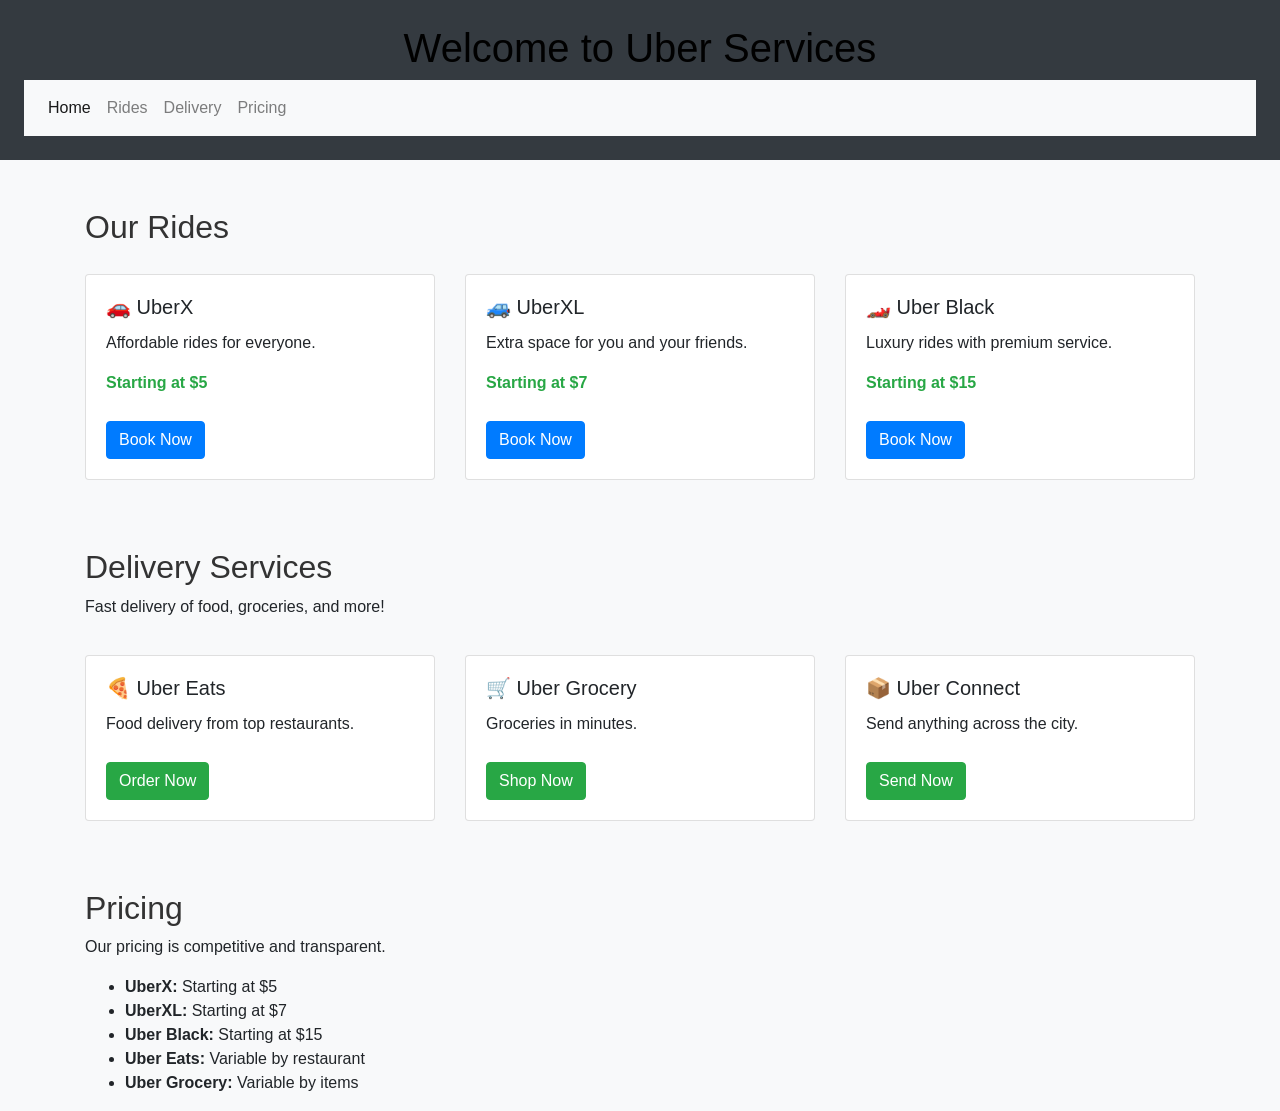
<file: index.html>
<!DOCTYPE html>
<html lang="en">
<head>
    <meta charset="UTF-8">
    <meta name="viewport" content="width=device-width, initial-scale=1.0">
    <title>Uber Modern Frontend</title>
    <link href="https://stackpath.bootstrapcdn.com/bootstrap/4.5.2/css/bootstrap.min.css" rel="stylesheet">
    <style>
        body {
            font-family: Arial, sans-serif;
            background-color: #f8f9fa;
            margin: 0;
            padding: 0;
            animation: fadeIn 1s;
        }
        @keyframes fadeIn {
            from { opacity: 0; }
            to { opacity: 1; }
        }
        .card {
            margin: 20px 0;
            transition: transform 0.2s;
        }
        .card:hover {
            transform: scale(1.05);
        }
        .modal-header {
            background-color: #343a40;
            color: white;
        }
        h1 { color: #000; }
        h2 { color: #333; margin-top: 30px; }
        .btn { margin-top: 10px; }
    </style>
</head>
<body>
    <header class="bg-dark text-white text-center p-4">
        <h1>Welcome to Uber Services</h1>
        <nav class="navbar navbar-expand-lg navbar-light bg-light">
            <div class="collapse navbar-collapse" id="navbarNav">
                <ul class="navbar-nav">
                    <li class="nav-item active"><a class="nav-link" href="#">Home</a></li>
                    <li class="nav-item"><a class="nav-link" href="#rides">Rides</a></li>
                    <li class="nav-item"><a class="nav-link" href="#delivery">Delivery</a></li>
                    <li class="nav-item"><a class="nav-link" href="#pricing">Pricing</a></li>
                </ul>
            </div>
        </nav>
    </header>
    <div class="container mt-5">
        <section id="rides">
            <h2>Our Rides</h2>
            <div class="row">
                <div class="col-md-4">
                    <div class="card">
                        <div class="card-body">
                            <h5 class="card-title">🚗 UberX</h5>
                            <p class="card-text">Affordable rides for everyone.</p>
                            <p class="text-success"><strong>Starting at $5</strong></p>
                            <button class="btn btn-primary" data-toggle="modal" data-target="#rideModal">Book Now</button>
                        </div>
                    </div>
                </div>
                <div class="col-md-4">
                    <div class="card">
                        <div class="card-body">
                            <h5 class="card-title">🚙 UberXL</h5>
                            <p class="card-text">Extra space for you and your friends.</p>
                            <p class="text-success"><strong>Starting at $7</strong></p>
                            <button class="btn btn-primary" data-toggle="modal" data-target="#rideModal">Book Now</button>
                        </div>
                    </div>
                </div>
                <div class="col-md-4">
                    <div class="card">
                        <div class="card-body">
                            <h5 class="card-title">🏎️ Uber Black</h5>
                            <p class="card-text">Luxury rides with premium service.</p>
                            <p class="text-success"><strong>Starting at $15</strong></p>
                            <button class="btn btn-primary" data-toggle="modal" data-target="#rideModal">Book Now</button>
                        </div>
                    </div>
                </div>
            </div>
        </section>
        <section id="delivery" class="mt-5">
            <h2>Delivery Services</h2>
            <p>Fast delivery of food, groceries, and more!</p>
            <div class="row">
                <div class="col-md-4">
                    <div class="card">
                        <div class="card-body">
                            <h5 class="card-title">🍕 Uber Eats</h5>
                            <p class="card-text">Food delivery from top restaurants.</p>
                            <button class="btn btn-success">Order Now</button>
                        </div>
                    </div>
                </div>
                <div class="col-md-4">
                    <div class="card">
                        <div class="card-body">
                            <h5 class="card-title">🛒 Uber Grocery</h5>
                            <p class="card-text">Groceries in minutes.</p>
                            <button class="btn btn-success">Shop Now</button>
                        </div>
                    </div>
                </div>
                <div class="col-md-4">
                    <div class="card">
                        <div class="card-body">
                            <h5 class="card-title">📦 Uber Connect</h5>
                            <p class="card-text">Send anything across the city.</p>
                            <button class="btn btn-success">Send Now</button>
                        </div>
                    </div>
                </div>
            </div>
        </section>
        <section id="pricing" class="mt-5">
            <h2>Pricing</h2>
            <p>Our pricing is competitive and transparent.</p>
            <ul>
                <li><strong>UberX:</strong> Starting at $5</li>
                <li><strong>UberXL:</strong> Starting at $7</li>
                <li><strong>Uber Black:</strong> Starting at $15</li>
                <li><strong>Uber Eats:</strong> Variable by restaurant</li>
                <li><strong>Uber Grocery:</strong> Variable by items</li>
            </ul>
        </section>
    </div>

    <div class="modal fade" id="rideModal" tabindex="-1" role="dialog">
        <div class="modal-dialog" role="document">
            <div class="modal-content">
                <div class="modal-header">
                    <h5 class="modal-title">Book Your Ride</h5>
                    <button type="button" class="close" data-dismiss="modal" aria-label="Close">
                        <span aria-hidden="true">&times;</span>
                    </button>
                </div>
                <div class="modal-body">
                    <form>
                        <div class="form-group">
                            <label>Pickup Location</label>
                            <input type="text" class="form-control" placeholder="Enter your location">
                        </div>
                        <div class="form-group">
                            <label>Dropoff Location</label>
                            <input type="text" class="form-control" placeholder="Where to?">
                        </div>
                        <div class="form-group">
                            <label>Ride Type</label>
                            <select class="form-control">
                                <option>UberX</option>
                                <option>UberXL</option>
                                <option>Uber Black</option>
                            </select>
                        </div>
                    </form>
                </div>
                <div class="modal-footer">
                    <button type="button" class="btn btn-secondary" data-dismiss="modal">Close</button>
                    <button type="button" class="btn btn-primary">Confirm Ride</button>
                </div>
            </div>
        </div>
    </div>

    <script src="https://code.jquery.com/jquery-3.5.1.slim.min.js"></script>
    <script src="https://cdn.jsdelivr.net/npm/@popperjs/core@2.11.6/dist/umd/popper.min.js"></script>
    <script src="https://stackpath.bootstrapcdn.com/bootstrap/4.5.2/js/bootstrap.min.js"></script>
</body>
</html>
</file>
